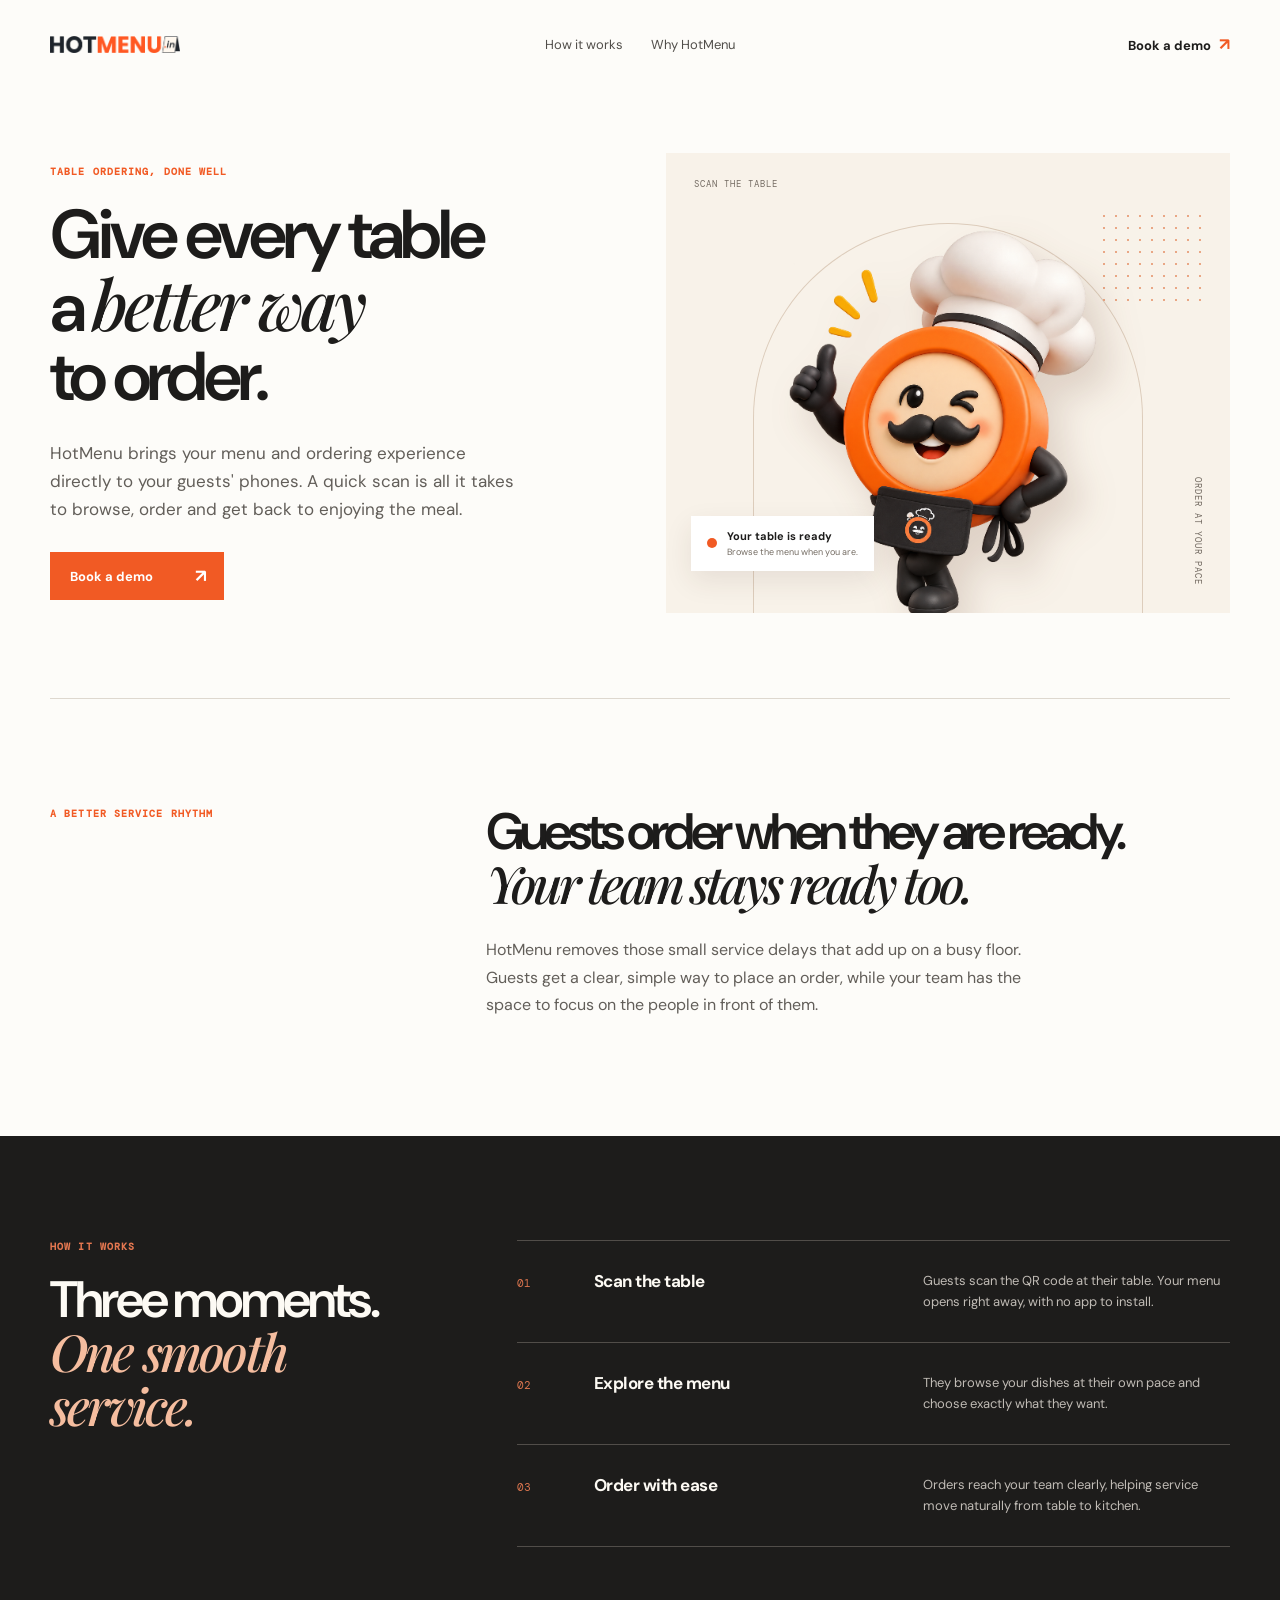
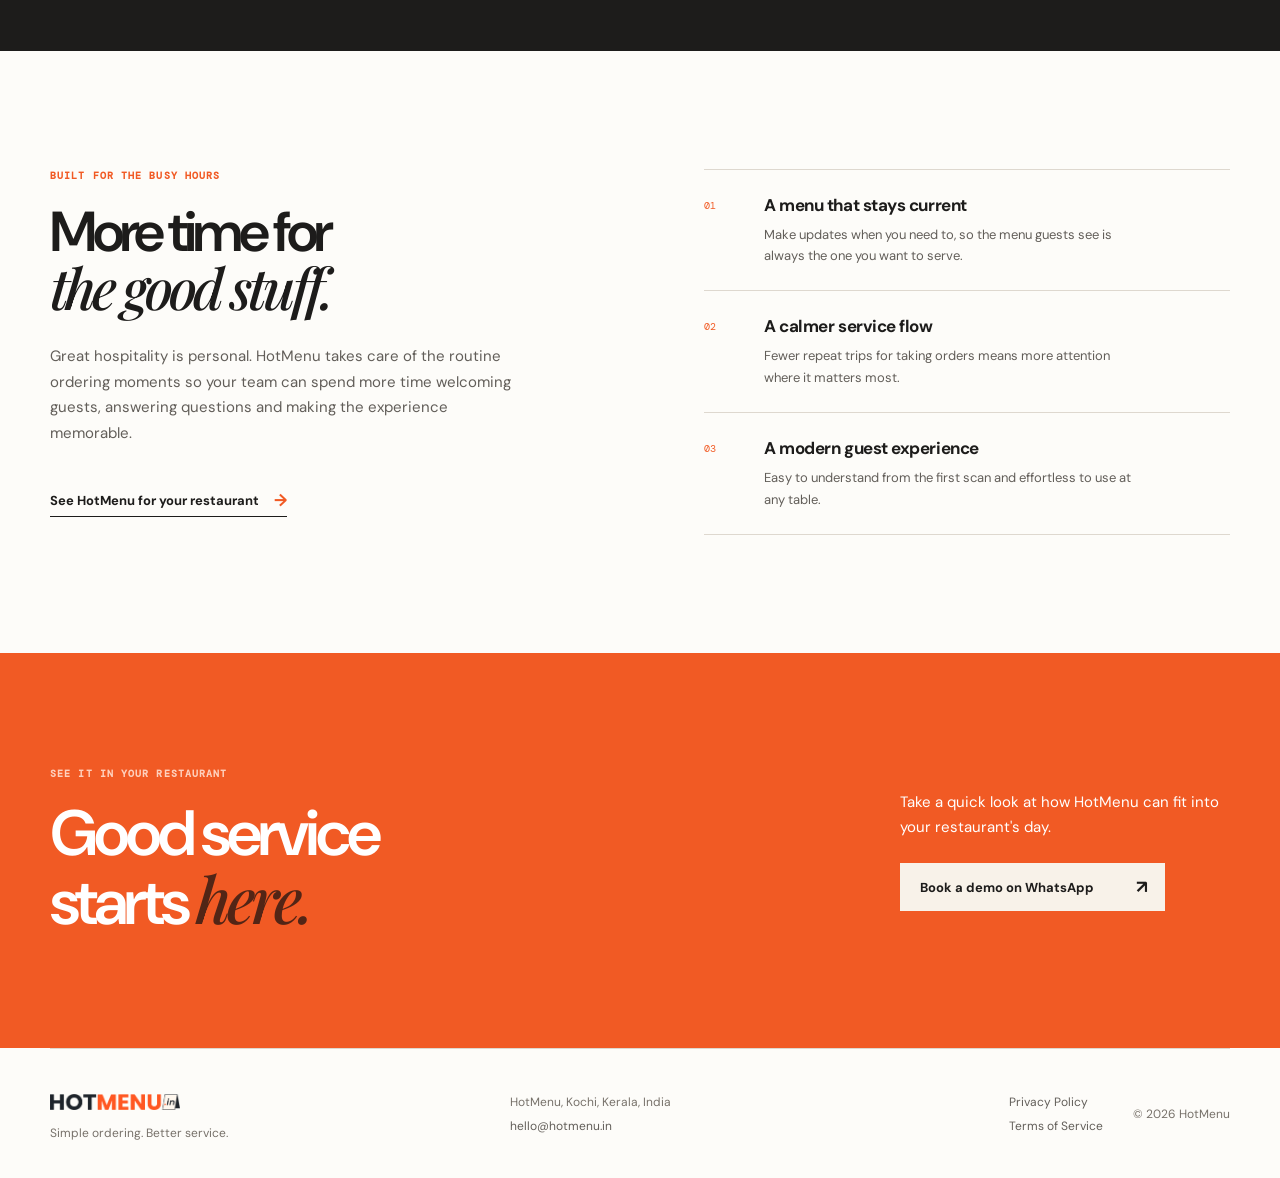
<file: index.html>
﻿<!doctype html>
<html lang="en">

<head>
  <meta charset="UTF-8" />
  <meta name="viewport" content="width=device-width, initial-scale=1.0" />
  <meta name="theme-color" content="#f15a24" />
  <meta name="description" content="HotMenu gives restaurants a simpler way to take table orders." />
  <title>HotMenu | Table ordering, made simple</title>
  <link rel="icon" href="favicon_io/favicon.ico" />
  <link rel="apple-touch-icon" href="favicon_io/apple-touch-icon.png" />
  <link rel="stylesheet" href="styles.css" />
</head>

<body>
  <header class="site-header">
    <a class="wordmark" href="#top" aria-label="HotMenu home">
      <!-- <span class="mark"><img src="favicon_io/android-chrome-192x192.png" alt="" /></span> -->
      <span><img src="favicon_io/hotmenu.png" class="hotmenu_logo" alt="HOTMENU"></span>
      <!-- <span>HOT<span>MENU.in</span></span> -->
    </a>
    <nav aria-label="Primary navigation">
      <a href="#how">How it works</a>
      <a href="#why">Why HotMenu</a>
    </nav>
    <a class="nav-cta"
      href="https://wa.me/918848078005?text=Hi%20HotMenu%20team%2C%20I%27d%20like%20to%20book%20a%20demo%20for%20my%20restaurant.">Book
      a demo <span>↗</span></a>
  </header>

  <main id="top">
    <section class="hero wrap">
      <div class="hero-copy">
        <p class="kicker">TABLE ORDERING, DONE WELL</p>
        <h1>Give every table<br />a <i>better way</i><br />to order.</h1>
        <p class="lede">HotMenu brings your menu and ordering experience directly to your guests' phones. A quick scan
          is all it takes to browse, order and get back to enjoying the meal.</p>
        <a class="button"
          href="https://wa.me/918848078005?text=Hi%20HotMenu%20team%2C%20I%27d%20like%20to%20book%20a%20demo%20for%20my%20restaurant.">Book
          a demo <span>↗</span></a>
      </div>
      <div class="hero-art" aria-label="HotMenu chef mascot">
        <span class="art-label top">SCAN THE TABLE</span>
        <span class="art-label bottom">ORDER AT YOUR PACE</span>
        <div class="arch"></div>
        <div class="dot-grid" aria-hidden="true"></div>
        <img src="favicon_io/android-chrome-512x512.png" alt="" />
        <div class="order-card"><span class="mini-dot"></span>
          <div><b>Your table is ready</b><small>Browse the menu when you are.</small></div>
        </div>
      </div>
    </section>

    <section class="statement wrap">
      <p class="kicker">A BETTER SERVICE RHYTHM</p>
      <div>
        <h2>Guests order when they are ready.<br /><i>Your team stays ready too.</i></h2>
        <p>HotMenu removes those small service delays that add up on a busy floor. Guests get a clear, simple way to
          place an order, while your team has the space to focus on the people in front of them.</p>
      </div>
    </section>

    <section class="flow" id="how">
      <div class="wrap flow-inner">
        <div class="flow-heading">
          <p class="kicker">HOW IT WORKS</p>
          <h2>Three moments.<br /><i>One smooth service.</i></h2>
        </div>
        <ol>
          <li><span class="number">01</span>
            <h3>Scan the table</h3>
            <p>Guests scan the QR code at their table. Your menu opens right away, with no app to install.</p>
          </li>
          <li><span class="number">02</span>
            <h3>Explore the menu</h3>
            <p>They browse your dishes at their own pace and choose exactly what they want.</p>
          </li>
          <li><span class="number">03</span>
            <h3>Order with ease</h3>
            <p>Orders reach your team clearly, helping service move naturally from table to kitchen.</p>
          </li>
        </ol>
      </div>
    </section>

    <section class="why wrap" id="why">
      <div class="why-copy">
        <p class="kicker">BUILT FOR THE BUSY HOURS</p>
        <h2>More time for<br /><i>the good stuff.</i></h2>
        <p>Great hospitality is personal. HotMenu takes care of the routine ordering moments so your team can spend more
          time welcoming guests, answering questions and making the experience memorable.</p><a class="text-link"
          href="#demo">See HotMenu for your restaurant <span>→</span></a>
      </div>
      <div class="reason-list">
        <article><span>01</span>
          <div>
            <h3>A menu that stays current</h3>
            <p>Make updates when you need to, so the menu guests see is always the one you want to serve.</p>
          </div>
        </article>
        <article><span>02</span>
          <div>
            <h3>A calmer service flow</h3>
            <p>Fewer repeat trips for taking orders means more attention where it matters most.</p>
          </div>
        </article>
        <article><span>03</span>
          <div>
            <h3>A modern guest experience</h3>
            <p>Easy to understand from the first scan and effortless to use at any table.</p>
          </div>
        </article>
      </div>
    </section>

    <section class="closing" id="demo">
      <div class="wrap closing-inner">
        <div>
          <p class="kicker">SEE IT IN YOUR RESTAURANT</p>
          <h2>Good service<br />starts <i>here.</i></h2>
        </div>
        <div class="closing-action">
          <p>Take a quick look at how HotMenu can fit into your restaurant's day.</p><a class="button button-cream"
            href="https://wa.me/918848078005?text=Hi%20HotMenu%20team%2C%20I%27d%20like%20to%20book%20a%20demo%20for%20my%20restaurant.">Book
            a demo on WhatsApp <span>↗</span></a>
        </div>
      </div>
    </section>
  </main>

  <footer class="wrap">
    <div class="footer-brand">
      <a class="wordmark" href="#top" aria-label="HotMenu home">
        <span><img src="favicon_io/hotmenu.png" class="hotmenu_logo" alt="HOTMENU"></span>
      </a>
      <p>Simple ordering. Better service.</p>
    </div>
    <div class="footer-contact">
      <p>HotMenu, Kochi, Kerala, India</p>
      <a href="mailto:hello@hotmenu.in">hello@hotmenu.in</a>
    </div>
    <nav class="footer-links" aria-label="Legal">
      <a href="privacy-policy.html">Privacy Policy</a>
      <a href="terms-of-service.html">Terms of Service</a>
    </nav>
    <p class="copyright">© <span id="year"></span> HotMenu</p>
  </footer>
  <script src="script.js"></script>
</body>

</html>
</file>
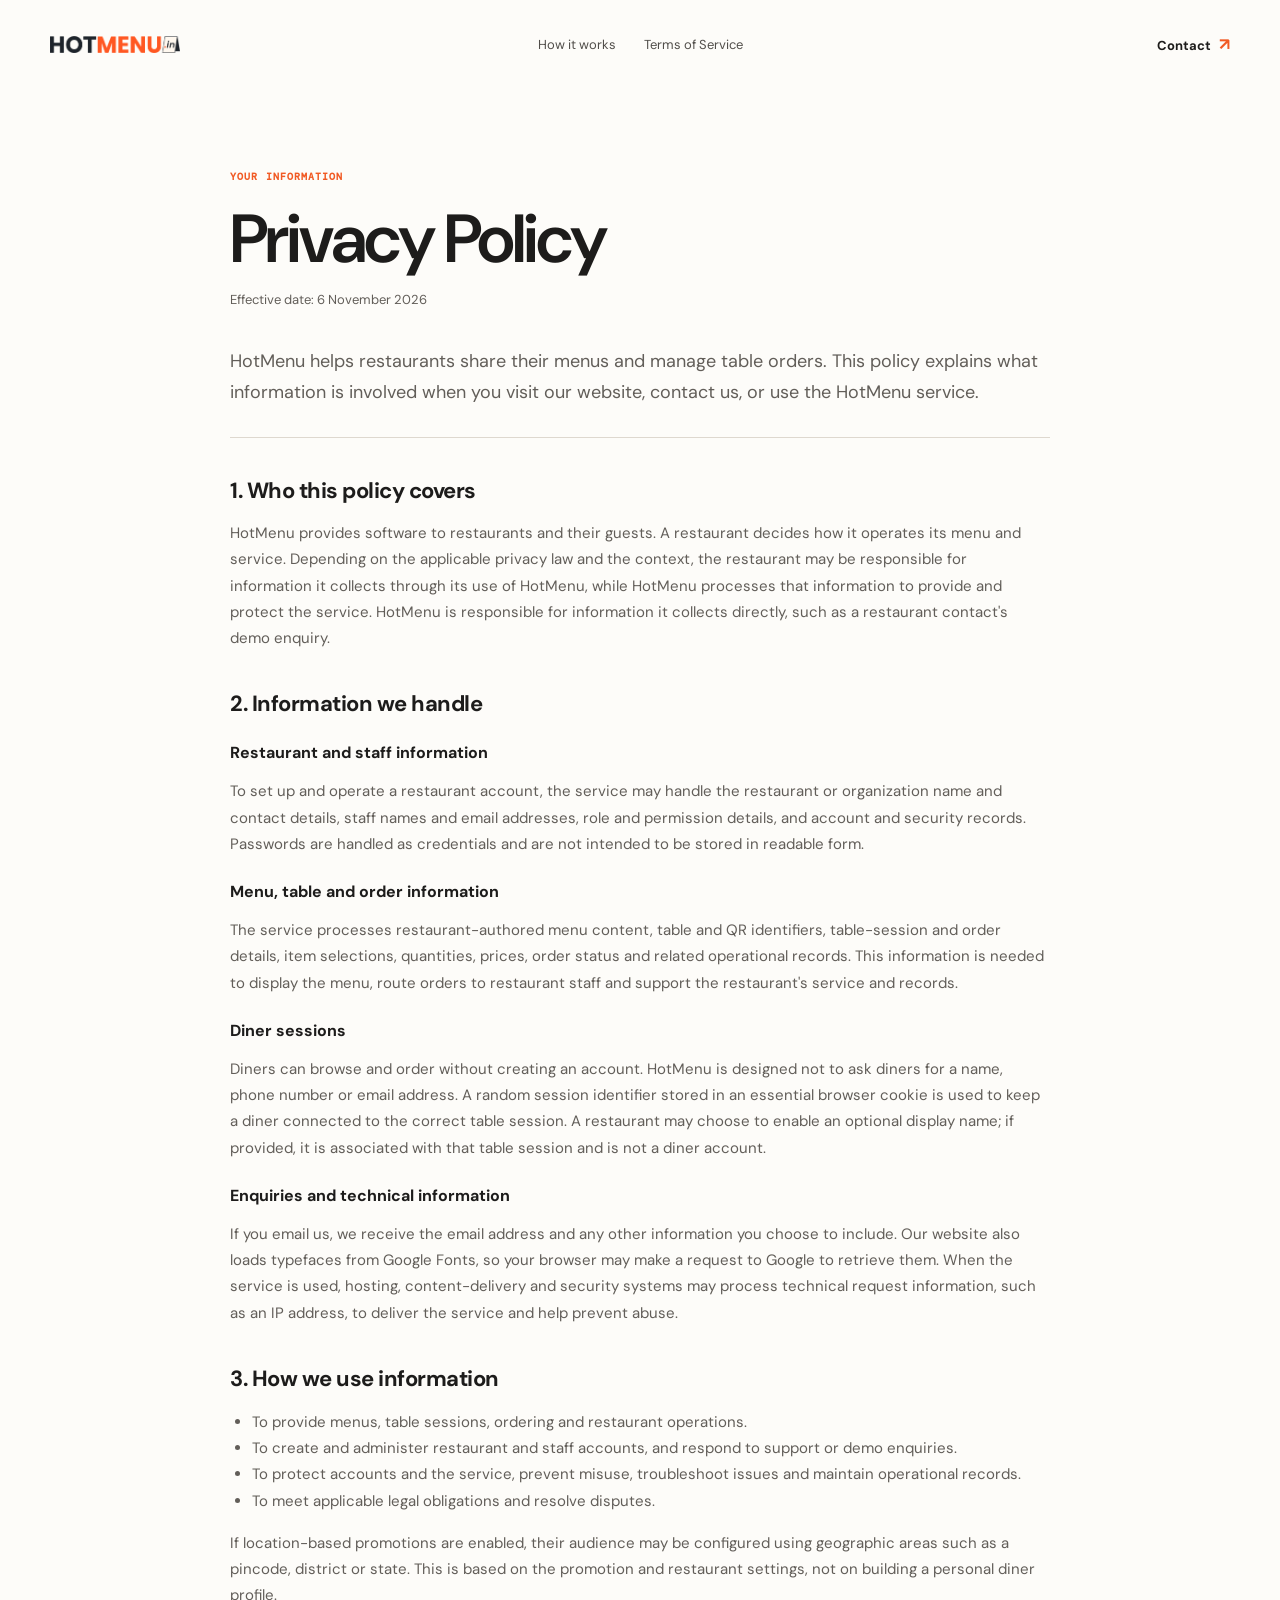
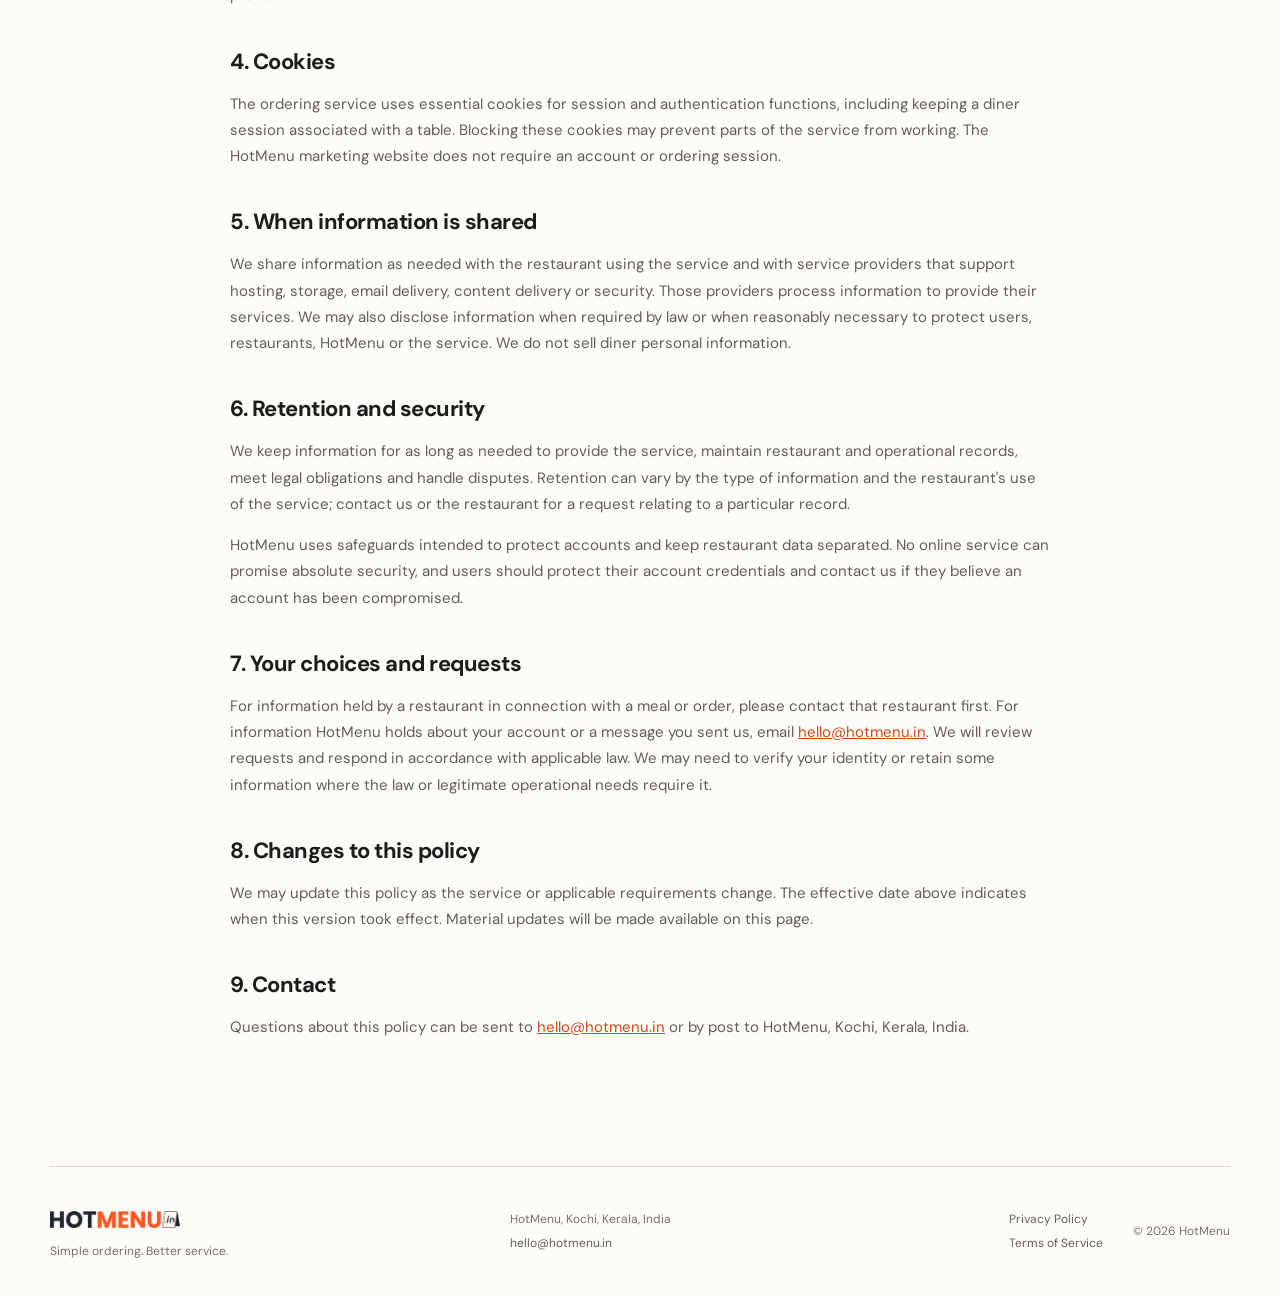
<file: privacy-policy.html>
<!doctype html>
<html lang="en">

<head>
  <meta charset="UTF-8" />
  <meta name="viewport" content="width=device-width, initial-scale=1.0" />
  <meta name="theme-color" content="#f15a24" />
  <meta name="description"
    content="Learn how HotMenu handles information when you visit our website or use our restaurant ordering service." />
  <title>Privacy Policy | HotMenu</title>
  <link rel="icon" href="favicon_io/favicon.ico" />
  <link rel="apple-touch-icon" href="favicon_io/apple-touch-icon.png" />
  <link rel="stylesheet" href="styles.css" />
</head>

<body>
  <header class="site-header">
    <a class="wordmark" href="index.html" aria-label="HotMenu home">
      <span><img src="favicon_io/hotmenu.png" class="hotmenu_logo" alt="HOTMENU"></span>
    </a>
    <nav aria-label="Primary navigation">
      <a href="index.html#how">How it works</a>
      <a href="terms-of-service.html">Terms of Service</a>
    </nav>
    <a class="nav-cta" href="mailto:hello@hotmenu.in">Contact <span>↗</span></a>
  </header>

  <main class="legal-page">
    <p class="kicker">YOUR INFORMATION</p>
    <h1>Privacy Policy</h1>
    <p class="legal-updated">Effective date: 6 November 2026</p>
    <p class="legal-intro">HotMenu helps restaurants share their menus and manage table orders. This policy explains
      what information is involved when you visit our website, contact us, or use the HotMenu service.</p>

    <div class="legal-content">
      <h2>1. Who this policy covers</h2>
      <p>HotMenu provides software to restaurants and their guests. A restaurant decides how it operates its menu and
        service. Depending on the applicable privacy law and the context, the restaurant may be responsible for
        information it collects through its use of HotMenu, while HotMenu processes that information to provide and
        protect the service. HotMenu is responsible for information it collects directly, such as a restaurant contact's
        demo enquiry.</p>

      <h2>2. Information we handle</h2>
      <h3>Restaurant and staff information</h3>
      <p>To set up and operate a restaurant account, the service may handle the restaurant or organization name and
        contact details, staff names and email addresses, role and permission details, and account and security records.
        Passwords are handled as credentials and are not intended to be stored in readable form.</p>

      <h3>Menu, table and order information</h3>
      <p>The service processes restaurant-authored menu content, table and QR identifiers, table-session and order
        details, item selections, quantities, prices, order status and related operational records. This information is
        needed to display the menu, route orders to restaurant staff and support the restaurant's service and records.
      </p>

      <h3>Diner sessions</h3>
      <p>Diners can browse and order without creating an account. HotMenu is designed not to ask diners for a name,
        phone number or email address. A random session identifier stored in an essential browser cookie is used to keep
        a diner connected to the correct table session. A restaurant may choose to enable an optional display name; if
        provided, it is associated with that table session and is not a diner account.</p>

      <h3>Enquiries and technical information</h3>
      <p>If you email us, we receive the email address and any other information you choose to include. Our website also
        loads typefaces from Google Fonts, so your browser may make a request to Google to retrieve them. When the
        service is used, hosting, content-delivery and security systems may process technical request information, such
        as an IP address, to deliver the service and help prevent abuse.</p>

      <h2>3. How we use information</h2>
      <ul>
        <li>To provide menus, table sessions, ordering and restaurant operations.</li>
        <li>To create and administer restaurant and staff accounts, and respond to support or demo enquiries.</li>
        <li>To protect accounts and the service, prevent misuse, troubleshoot issues and maintain operational records.
        </li>
        <li>To meet applicable legal obligations and resolve disputes.</li>
      </ul>
      <p>If location-based promotions are enabled, their audience may be configured using geographic areas such as a
        pincode, district or state. This is based on the promotion and restaurant settings, not on building a personal
        diner profile.</p>

      <h2>4. Cookies</h2>
      <p>The ordering service uses essential cookies for session and authentication functions, including keeping a diner
        session associated with a table. Blocking these cookies may prevent parts of the service from working. The
        HotMenu marketing website does not require an account or ordering session.</p>

      <h2>5. When information is shared</h2>
      <p>We share information as needed with the restaurant using the service and with service providers that support
        hosting, storage, email delivery, content delivery or security. Those providers process information to provide
        their services. We may also disclose information when required by law or when reasonably necessary to protect
        users, restaurants, HotMenu or the service. We do not sell diner personal information.</p>

      <h2>6. Retention and security</h2>
      <p>We keep information for as long as needed to provide the service, maintain restaurant and operational records,
        meet legal obligations and handle disputes. Retention can vary by the type of information and the restaurant's
        use of the service; contact us or the restaurant for a request relating to a particular record.</p>
      <p>HotMenu uses safeguards intended to protect accounts and keep restaurant data separated. No online service can
        promise absolute security, and users should protect their account credentials and contact us if they believe an
        account has been compromised.</p>

      <h2>7. Your choices and requests</h2>
      <p>For information held by a restaurant in connection with a meal or order, please contact that restaurant first.
        For information HotMenu holds about your account or a message you sent us, email <a
          href="mailto:hello@hotmenu.in">hello@hotmenu.in</a>. We will review requests and respond in accordance with
        applicable law. We may need to verify your identity or retain some information where the law or legitimate
        operational needs require it.</p>

      <h2>8. Changes to this policy</h2>
      <p>We may update this policy as the service or applicable requirements change. The effective date above indicates
        when this version took effect. Material updates will be made available on this page.</p>

      <h2>9. Contact</h2>
      <p>Questions about this policy can be sent to <a href="mailto:hello@hotmenu.in">hello@hotmenu.in</a> or by post to
        HotMenu, Kochi, Kerala, India.</p>
    </div>
  </main>

  <footer class="wrap">
    <div class="footer-brand">
      <a class="wordmark" href="index.html" aria-label="HotMenu home">
        <span><img src="favicon_io/hotmenu.png" class="hotmenu_logo" alt="HOTMENU"></span>
      </a>
      <p>Simple ordering. Better service.</p>
    </div>
    <div class="footer-contact">
      <p>HotMenu, Kochi, Kerala, India</p>
      <a href="mailto:hello@hotmenu.in">hello@hotmenu.in</a>
    </div>
    <nav class="footer-links" aria-label="Legal">
      <a href="privacy-policy.html" aria-current="page">Privacy Policy</a>
      <a href="terms-of-service.html">Terms of Service</a>
    </nav>
    <p class="copyright">© <span id="year"></span> HotMenu</p>
  </footer>
  <script src="script.js"></script>
</body>

</html>
</file>
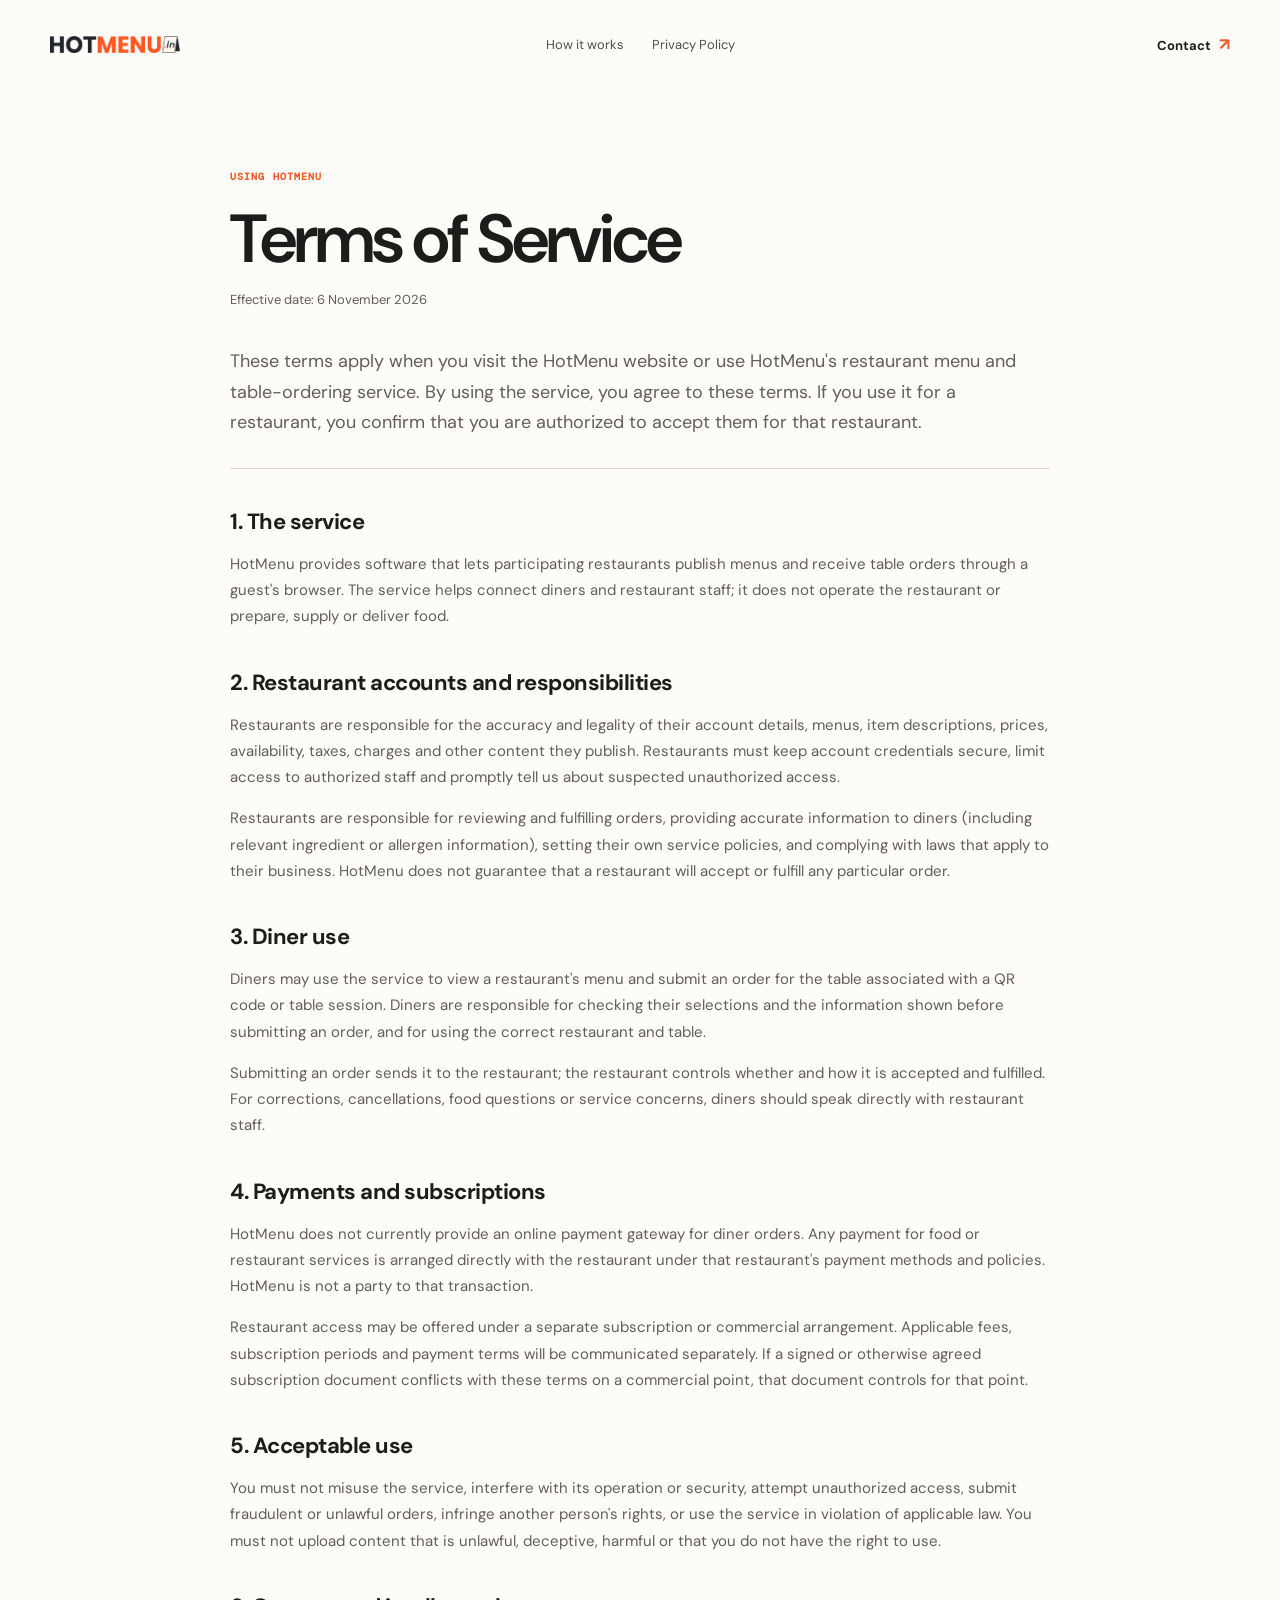
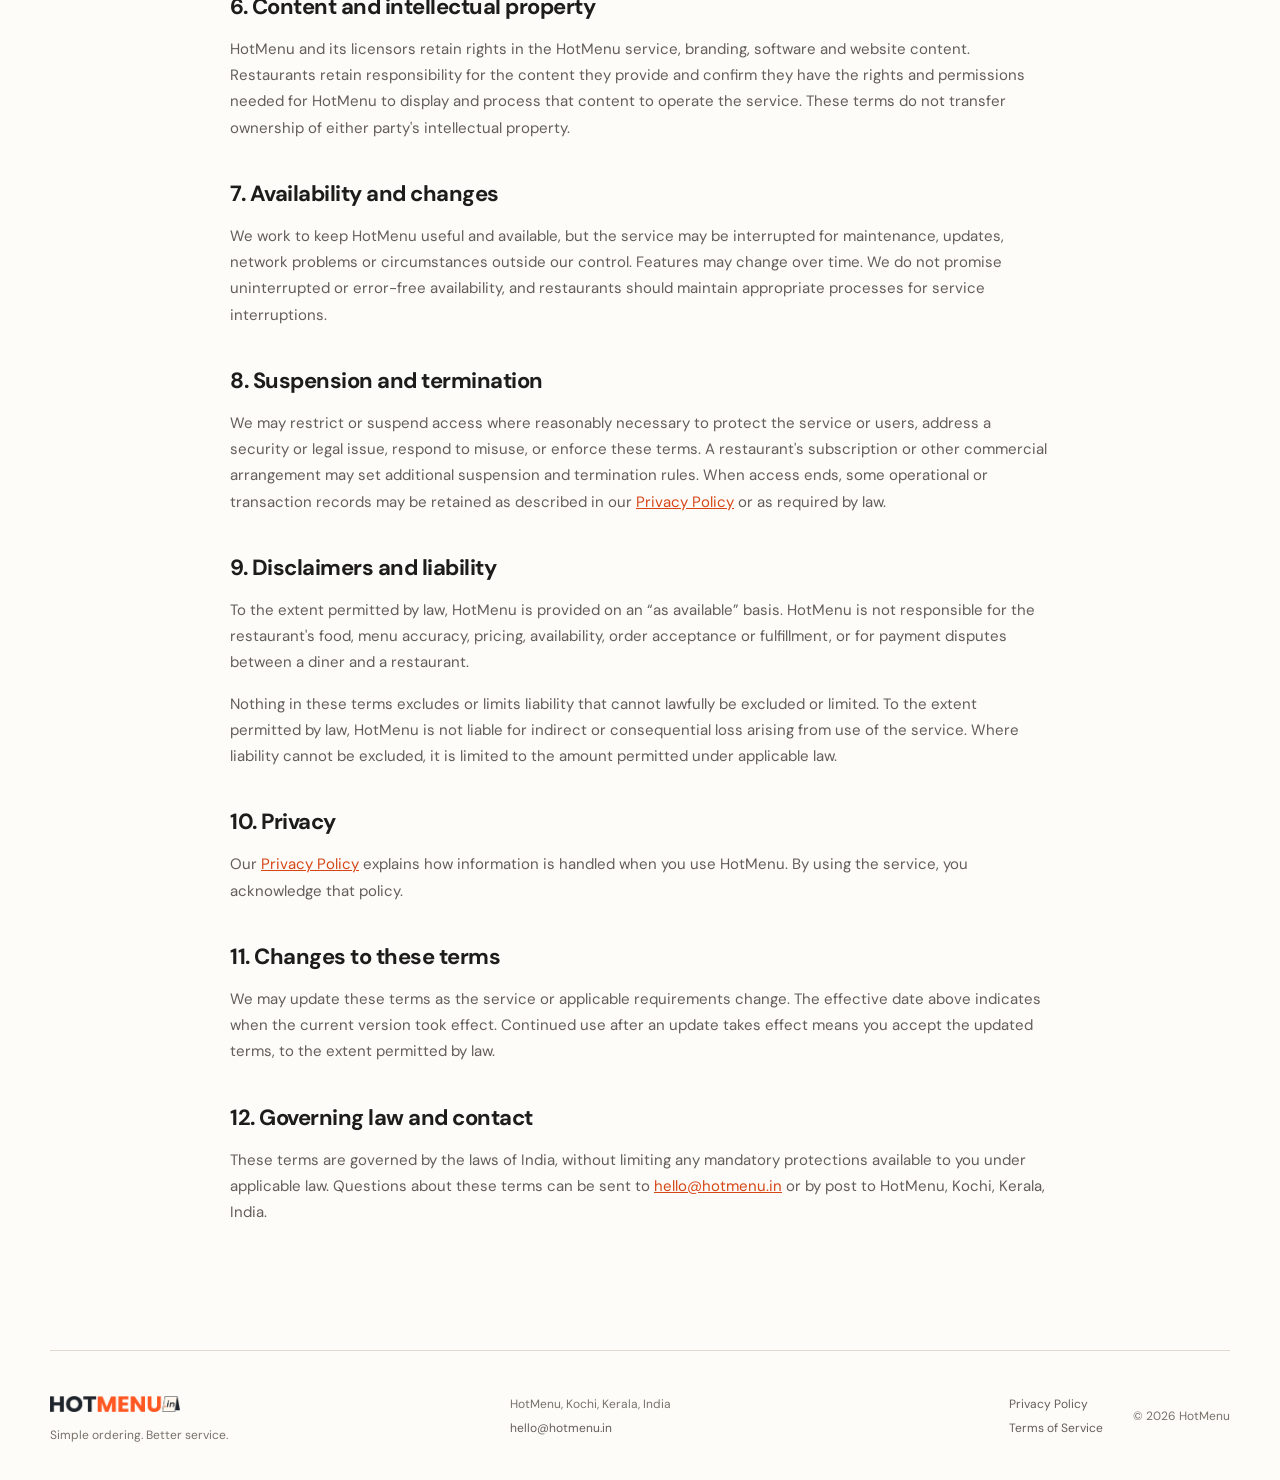
<file: terms-of-service.html>
<!doctype html>
<html lang="en">

<head>
  <meta charset="UTF-8" />
  <meta name="viewport" content="width=device-width, initial-scale=1.0" />
  <meta name="theme-color" content="#f15a24" />
  <meta name="description" content="Read the terms for using the HotMenu website and restaurant ordering service." />
  <title>Terms of Service | HotMenu</title>
  <link rel="icon" href="favicon_io/favicon.ico" />
  <link rel="apple-touch-icon" href="favicon_io/apple-touch-icon.png" />
  <link rel="stylesheet" href="styles.css" />
</head>

<body>
  <header class="site-header">
    <a class="wordmark" href="index.html" aria-label="HotMenu home">
      <span><img src="favicon_io/hotmenu.png" class="hotmenu_logo" alt="HOTMENU"></span>
    </a>
    <nav aria-label="Primary navigation">
      <a href="index.html#how">How it works</a>
      <a href="privacy-policy.html">Privacy Policy</a>
    </nav>
    <a class="nav-cta" href="mailto:hello@hotmenu.in">Contact <span>↗</span></a>
  </header>

  <main class="legal-page">
    <p class="kicker">USING HOTMENU</p>
    <h1>Terms of Service</h1>
    <p class="legal-updated">Effective date: 6 November 2026</p>
    <p class="legal-intro">These terms apply when you visit the HotMenu website or use HotMenu's restaurant menu and
      table-ordering service. By using the service, you agree to these terms. If you use it for a restaurant, you
      confirm that you are authorized to accept them for that restaurant.</p>

    <div class="legal-content">
      <h2>1. The service</h2>
      <p>HotMenu provides software that lets participating restaurants publish menus and receive table orders through a
        guest's browser. The service helps connect diners and restaurant staff; it does not operate the restaurant or
        prepare, supply or deliver food.</p>

      <h2>2. Restaurant accounts and responsibilities</h2>
      <p>Restaurants are responsible for the accuracy and legality of their account details, menus, item descriptions,
        prices, availability, taxes, charges and other content they publish. Restaurants must keep account credentials
        secure, limit access to authorized staff and promptly tell us about suspected unauthorized access.</p>
      <p>Restaurants are responsible for reviewing and fulfilling orders, providing accurate information to diners
        (including relevant ingredient or allergen information), setting their own service policies, and complying with
        laws that apply to their business. HotMenu does not guarantee that a restaurant will accept or fulfill any
        particular order.</p>

      <h2>3. Diner use</h2>
      <p>Diners may use the service to view a restaurant's menu and submit an order for the table associated with a QR
        code or table session. Diners are responsible for checking their selections and the information shown before
        submitting an order, and for using the correct restaurant and table.</p>
      <p>Submitting an order sends it to the restaurant; the restaurant controls whether and how it is accepted and
        fulfilled. For corrections, cancellations, food questions or service concerns, diners should speak directly with
        restaurant staff.</p>

      <h2>4. Payments and subscriptions</h2>
      <p>HotMenu does not currently provide an online payment gateway for diner orders. Any payment for food or
        restaurant services is arranged directly with the restaurant under that restaurant's payment methods and
        policies. HotMenu is not a party to that transaction.</p>
      <p>Restaurant access may be offered under a separate subscription or commercial arrangement. Applicable fees,
        subscription periods and payment terms will be communicated separately. If a signed or otherwise agreed
        subscription document conflicts with these terms on a commercial point, that document controls for that point.
      </p>

      <h2>5. Acceptable use</h2>
      <p>You must not misuse the service, interfere with its operation or security, attempt unauthorized access, submit
        fraudulent or unlawful orders, infringe another person's rights, or use the service in violation of applicable
        law. You must not upload content that is unlawful, deceptive, harmful or that you do not have the right to use.
      </p>

      <h2>6. Content and intellectual property</h2>
      <p>HotMenu and its licensors retain rights in the HotMenu service, branding, software and website content.
        Restaurants retain responsibility for the content they provide and confirm they have the rights and permissions
        needed for HotMenu to display and process that content to operate the service. These terms do not transfer
        ownership of either party's intellectual property.</p>

      <h2>7. Availability and changes</h2>
      <p>We work to keep HotMenu useful and available, but the service may be interrupted for maintenance, updates,
        network problems or circumstances outside our control. Features may change over time. We do not promise
        uninterrupted or error-free availability, and restaurants should maintain appropriate processes for service
        interruptions.</p>

      <h2>8. Suspension and termination</h2>
      <p>We may restrict or suspend access where reasonably necessary to protect the service or users, address a
        security or legal issue, respond to misuse, or enforce these terms. A restaurant's subscription or other
        commercial arrangement may set additional suspension and termination rules. When access ends, some operational
        or transaction records may be retained as described in our <a href="privacy-policy.html">Privacy Policy</a> or
        as required by law.</p>

      <h2>9. Disclaimers and liability</h2>
      <p>To the extent permitted by law, HotMenu is provided on an “as available” basis. HotMenu is not responsible for
        the restaurant's food, menu accuracy, pricing, availability, order acceptance or fulfillment, or for payment
        disputes between a diner and a restaurant.</p>
      <p>Nothing in these terms excludes or limits liability that cannot lawfully be excluded or limited. To the extent
        permitted by law, HotMenu is not liable for indirect or consequential loss arising from use of the service.
        Where liability cannot be excluded, it is limited to the amount permitted under applicable law.</p>

      <h2>10. Privacy</h2>
      <p>Our <a href="privacy-policy.html">Privacy Policy</a> explains how information is handled when you use HotMenu.
        By using the service, you acknowledge that policy.</p>

      <h2>11. Changes to these terms</h2>
      <p>We may update these terms as the service or applicable requirements change. The effective date above indicates
        when the current version took effect. Continued use after an update takes effect means you accept the updated
        terms, to the extent permitted by law.</p>

      <h2>12. Governing law and contact</h2>
      <p>These terms are governed by the laws of India, without limiting any mandatory protections available to you
        under applicable law. Questions about these terms can be sent to <a
          href="mailto:hello@hotmenu.in">hello@hotmenu.in</a> or by post to HotMenu, Kochi, Kerala, India.</p>
    </div>
  </main>

  <footer class="wrap">
    <div class="footer-brand">
      <a class="wordmark" href="index.html" aria-label="HotMenu home">
        <span><img src="favicon_io/hotmenu.png" class="hotmenu_logo" alt="HOTMENU"></span>
      </a>
      <p>Simple ordering. Better service.</p>
    </div>
    <div class="footer-contact">
      <p>HotMenu, Kochi, Kerala, India</p>
      <a href="mailto:hello@hotmenu.in">hello@hotmenu.in</a>
    </div>
    <nav class="footer-links" aria-label="Legal">
      <a href="privacy-policy.html">Privacy Policy</a>
      <a href="terms-of-service.html" aria-current="page">Terms of Service</a>
    </nav>
    <p class="copyright">© <span id="year"></span> HotMenu</p>
  </footer>
  <script src="script.js"></script>
</body>

</html>
</file>
<file: styles.css>
﻿@import url('https://fonts.googleapis.com/css2?family=DM+Mono&family=DM+Sans:opsz,wght@9..40,400;9..40,500;9..40,600;9..40,700&family=Playfair+Display:ital,wght@0,500;0,600;1,500;1,600&display=swap');

:root {
    --ink: #1d1c1b;
    --soft-ink: #625e59;
    --orange: #f15a24;
    --orange-dark: #d64616;
    --cream: #f8f2e9;
    --paper: #fdfcf9;
    --line: #ded8cf;
    --mono: 'DM Mono', monospace;
    --sans: 'DM Sans', Arial, sans-serif;
    --serif: 'Playfair Display', Georgia, serif
}

* {
    box-sizing: border-box
}

html {
    scroll-behavior: smooth
}

body {
    margin: 0;
    background: var(--paper);
    color: var(--ink);
    font-family: var(--sans);
    font-size: 16px
}

.wrap {
    width: min(1180px, calc(100% - 64px));
    margin-inline: auto
}

.site-header {
    width: min(1180px, calc(100% - 64px));
    height: 88px;
    margin: auto;
    display: grid;
    grid-template-columns: 1fr auto 1fr;
    align-items: center
}

.wordmark {
    display: inline-flex;
    align-items: center;
    gap: 9px;
    color: var(--ink);
    font-size: 24px;
    font-weight: 700;
    letter-spacing: -1.5px;
    text-decoration: none;
    width: max-content
}

.wordmark>span:last-child span {
    color: var(--orange)
}

.mark {
    width: 29px;
    height: 29px;
    overflow: hidden;
    border-radius: 50%;
    background: var(--ink);
    display: grid;
    place-items: center;

}

.mark img {
    width: 39px;
    max-width: none;
}

.hotmenu_logo {
    max-width: 130px;
}

.site-header nav {
    display: flex;
    gap: 28px
}

.site-header nav a {
    font-size: 13px;
    color: #514e4a;
    text-decoration: none
}

.site-header nav a:hover {
    color: var(--orange)
}

.nav-cta {
    justify-self: end;
    color: var(--ink);
    text-decoration: none;
    font-size: 13px;
    font-weight: 700
}

.nav-cta span {
    color: var(--orange);
    font-size: 17px;
    margin-left: 5px
}

.kicker {
    font-family: var(--mono);
    font-size: 10px;
    letter-spacing: 1.1px;
    color: var(--orange);
    font-weight: 700;
    margin: 0 0 22px
}

.hero {
    min-height: 610px;
    display: grid;
    grid-template-columns: 1fr 1fr;
    gap: 4vw;
    align-items: center;
    padding: 55px 0 76px
}

.hero h1,
.statement h2,
.flow h2,
.why h2,
.closing h2 {
    margin: 0;
    font-size: clamp(47px, 5.4vw, 76px);
    line-height: .99;
    letter-spacing: -4px;
    font-weight: 600
}

.hero h1 i,
h2 i {
    font-family: var(--serif);
    font-weight: 500;
    letter-spacing: -4px
}

.lede {
    color: var(--soft-ink);
    font-size: 17px;
    line-height: 1.65;
    max-width: 470px;
    margin: 29px 0
}

.button {
    display: inline-flex;
    align-items: center;
    justify-content: space-between;
    gap: 42px;
    padding: 15px 17px 15px 20px;
    background: var(--orange);
    color: #fff;
    text-decoration: none;
    font-size: 13px;
    font-weight: 700;
    transition: background .2s, transform .2s
}

.button:hover {
    background: var(--orange-dark);
    transform: translateY(-2px)
}

.button span {
    font-size: 18px;
    line-height: 1
}

.hero-art {
    height: 460px;
    position: relative;
    isolation: isolate;
    overflow: hidden;
    background: var(--cream)
}

.arch {
    height: 390px;
    width: 390px;
    border: 1px solid #ddcdbc;
    border-bottom: 0;
    border-radius: 210px 210px 0 0;
    position: absolute;
    bottom: 0;
    left: 50%;
    transform: translateX(-50%)
}

.hero-art img {
    position: absolute;
    z-index: 2;
    width: 405px;
    max-width: none;
    bottom: -10px;
    left: 50%;
    transform: translateX(-51%);
    filter: drop-shadow(15px 20px 18px #5f32172b)
}

.art-label {
    font-family: var(--mono);
    font-size: 9px;
    letter-spacing: 1px;
    color: #746c63;
    position: absolute;
    z-index: 3
}

.art-label.top {
    top: 25px;
    left: 28px
}

.art-label.bottom {
    right: 26px;
    bottom: 28px;
    writing-mode: vertical-rl
}

.dot-grid {
    background-image: radial-gradient(#e9a785 1.3px, transparent 1.3px);
    background-size: 12px 12px;
    width: 105px;
    height: 95px;
    position: absolute;
    right: 27px;
    top: 57px
}

.order-card {
    position: absolute;
    z-index: 4;
    left: 25px;
    bottom: 42px;
    background: #fff;
    box-shadow: 0 10px 28px #3f2a1c18;
    padding: 13px 16px;
    display: flex;
    align-items: center;
    gap: 10px
}

.order-card b,
.order-card small {
    display: block
}

.order-card b {
    font-size: 11px
}

.order-card small {
    font-size: 9px;
    color: #746c63;
    margin-top: 3px
}

.mini-dot {
    height: 10px;
    width: 10px;
    border-radius: 50%;
    background: var(--orange)
}

.statement {
    padding: 108px 0 118px;
    display: grid;
    grid-template-columns: 1fr 2fr;
    gap: 5vw;
    border-top: 1px solid var(--line)
}

.statement h2 {
    font-size: clamp(35px, 4vw, 55px);
    margin-bottom: 24px
}

.statement>div>p {
    color: var(--soft-ink);
    line-height: 1.7;
    max-width: 570px;
    margin: 0
}

.flow {
    background: var(--ink);
    color: #fdfaf4;
    padding: 104px 0
}

.flow-inner {
    display: grid;
    grid-template-columns: .82fr 1.55fr;
    gap: 7vw
}

.flow .kicker {
    color: #e47750
}

.flow h2 {
    font-size: clamp(35px, 4vw, 54px);
    letter-spacing: -2.8px
}

.flow h2 i {
    letter-spacing: -2.8px;
    color: #f5bd9f
}

.flow ol {
    padding: 0;
    margin: 0;
    list-style: none;
    border-top: 1px solid #514d49
}

.flow li {
    position: relative;
    display: grid;
    grid-template-columns: 55px 1fr 1fr;
    gap: 22px;
    padding: 29px 0;
    border-bottom: 1px solid #514d49
}

.number {
    font-family: var(--mono);
    font-size: 11px;
    color: #d9744e;
    padding-top: 6px
}

.flow h3 {
    font-size: 17px;
    margin: 0;
    letter-spacing: -.5px
}

.flow li p {
    font-size: 13px;
    line-height: 1.65;
    margin: 0;
    color: #c0bbb5
}

.why {
    padding: 118px 0;
    display: grid;
    grid-template-columns: 1fr 1fr;
    gap: 10vw
}

.why h2 {
    font-size: clamp(38px, 4.4vw, 62px);
    margin-bottom: 25px
}

.why-copy>p:not(.kicker) {
    max-width: 465px;
    color: var(--soft-ink);
    font-size: 15px;
    line-height: 1.7
}

.text-link {
    display: inline-flex;
    gap: 15px;
    align-items: center;
    margin-top: 28px;
    color: var(--ink);
    font-size: 13px;
    font-weight: 700;
    text-decoration: none;
    border-bottom: 1px solid var(--ink);
    padding-bottom: 5px
}

.text-link span {
    color: var(--orange);
    font-size: 17px
}

.reason-list {
    border-top: 1px solid var(--line)
}

.reason-list article {
    display: grid;
    grid-template-columns: 47px 1fr;
    gap: 13px;
    padding: 24px 0;
    border-bottom: 1px solid var(--line)
}

.reason-list>article>span {
    font-family: var(--mono);
    font-size: 10px;
    color: var(--orange);
    padding-top: 5px
}

.reason-list h3 {
    font-size: 17px;
    letter-spacing: -.45px;
    margin: 0 0 8px
}

.reason-list p {
    font-size: 13px;
    line-height: 1.65;
    color: var(--soft-ink);
    margin: 0;
    max-width: 370px
}

.closing {
    background: var(--orange);
    color: #fff
}

.closing-inner {
    min-height: 395px;
    display: flex;
    justify-content: space-between;
    align-items: center;
    gap: 8vw
}

.closing .kicker {
    color: #fed0bd
}

.closing h2 {
    font-size: clamp(48px, 5vw, 70px)
}

.closing h2 i {
    color: #522516
}

.closing-action {
    max-width: 330px
}

.closing-action p {
    font-size: 15px;
    line-height: 1.65;
    margin: 0 0 24px
}

.button-cream {
    background: var(--cream);
    color: var(--ink)
}

.button-cream:hover {
    background: #fff
}

footer {
    min-height: 130px;
    display: grid;
    grid-template-columns: 1.1fr 1.2fr auto auto;
    align-items: center;
    gap: 30px;
    border-top: 1px solid var(--line);
    color: #77716a;
    font-size: 12px
}

footer p,
footer a {
    margin: 0
}

.footer-brand p {
    margin-top: 8px
}

.footer-contact,
.footer-links {
    display: grid;
    gap: 8px
}

.footer-contact a,
.footer-links a {
    color: var(--soft-ink);
    text-decoration: none
}

.footer-contact a:hover,
.footer-links a:hover {
    color: var(--orange-dark)
}

.footer-links {
    justify-items: start
}

.copyright {
    white-space: nowrap
}

.legal-page {
    width: min(820px, calc(100% - 64px));
    margin: 0 auto;
    padding: 82px 0 110px
}

.legal-page h1 {
    margin: 0 0 18px;
    font-size: clamp(42px, 6vw, 68px);
    line-height: 1;
    letter-spacing: -3px;
    font-weight: 600
}

.legal-updated {
    color: var(--soft-ink);
    font-size: 13px;
    margin: 0 0 38px
}

.legal-intro {
    color: var(--soft-ink);
    font-size: 18px;
    line-height: 1.7;
    padding-bottom: 30px;
    border-bottom: 1px solid var(--line)
}

.legal-content h2 {
    margin: 38px 0 12px;
    font-size: 22px;
    letter-spacing: -.5px
}

.legal-content h3 {
    margin: 24px 0 8px;
    font-size: 16px
}

.legal-content p,
.legal-content li {
    color: var(--soft-ink);
    font-size: 15px;
    line-height: 1.75
}

.legal-content ul {
    padding-left: 22px
}

.legal-content a {
    color: var(--orange-dark)
}

@media(max-width:760px) {

    .wrap,
    .site-header {
        width: min(100% - 40px, 580px)
    }

    .site-header {
        height: 70px;
        display: flex;
        justify-content: space-between
    }

    .site-header nav {
        display: none
    }

    .wordmark {
        font-size: 22px
    }

    .hero {
        grid-template-columns: 1fr;
        padding: 52px 0 66px;
        gap: 46px;
        min-height: auto
    }

    .hero h1,
    .statement h2,
    .flow h2,
    .why h2,
    .closing h2 {
        letter-spacing: -2.5px
    }

    .hero h1 i,
    h2 i {
        letter-spacing: -2.5px
    }

    .lede {
        font-size: 16px
    }

    .hero-art {
        height: 400px
    }

    .hero-art img {
        width: 355px
    }

    .arch {
        height: 330px;
        width: 330px
    }

    .statement {
        display: block;
        padding: 73px 0
    }

    .statement .kicker {
        margin-bottom: 35px
    }

    .flow {
        padding: 72px 0
    }

    .flow-inner {
        display: block
    }

    .flow-heading {
        margin-bottom: 41px
    }

    .flow li {
        grid-template-columns: 40px 1fr;
        gap: 14px
    }

    .flow li p {
        grid-column: 2
    }

    .why {
        grid-template-columns: 1fr;
        padding: 72px 0;
        gap: 51px
    }

    .closing-inner {
        display: block;
        padding: 68px 0;
        min-height: 0
    }

    .closing-action {
        margin-top: 33px
    }

    .closing-action p {
        max-width: 290px
    }

    footer {
        grid-template-columns: 1fr auto;
        align-items: start;
        padding: 28px 0;
        gap: 24px 16px
    }

    .footer-contact {
        grid-column: 1;
        grid-row: 2
    }

    .footer-links {
        grid-column: 2;
        grid-row: 1 / span 2;
        justify-self: end
    }

    .copyright {
        grid-column: 1 / -1;
        grid-row: 3
    }

    .legal-page {
        width: min(100% - 40px, 580px);
        padding: 58px 16px 76px
    }
}

@media(max-width:390px) {
    .hero-art {
        margin-inline: -20px
    }

    .hero h1 {
        font-size: 44px
    }

    .order-card {
        left: 18px
    }

    .art-label.top {
        left: 20px
    }
}
</file>
